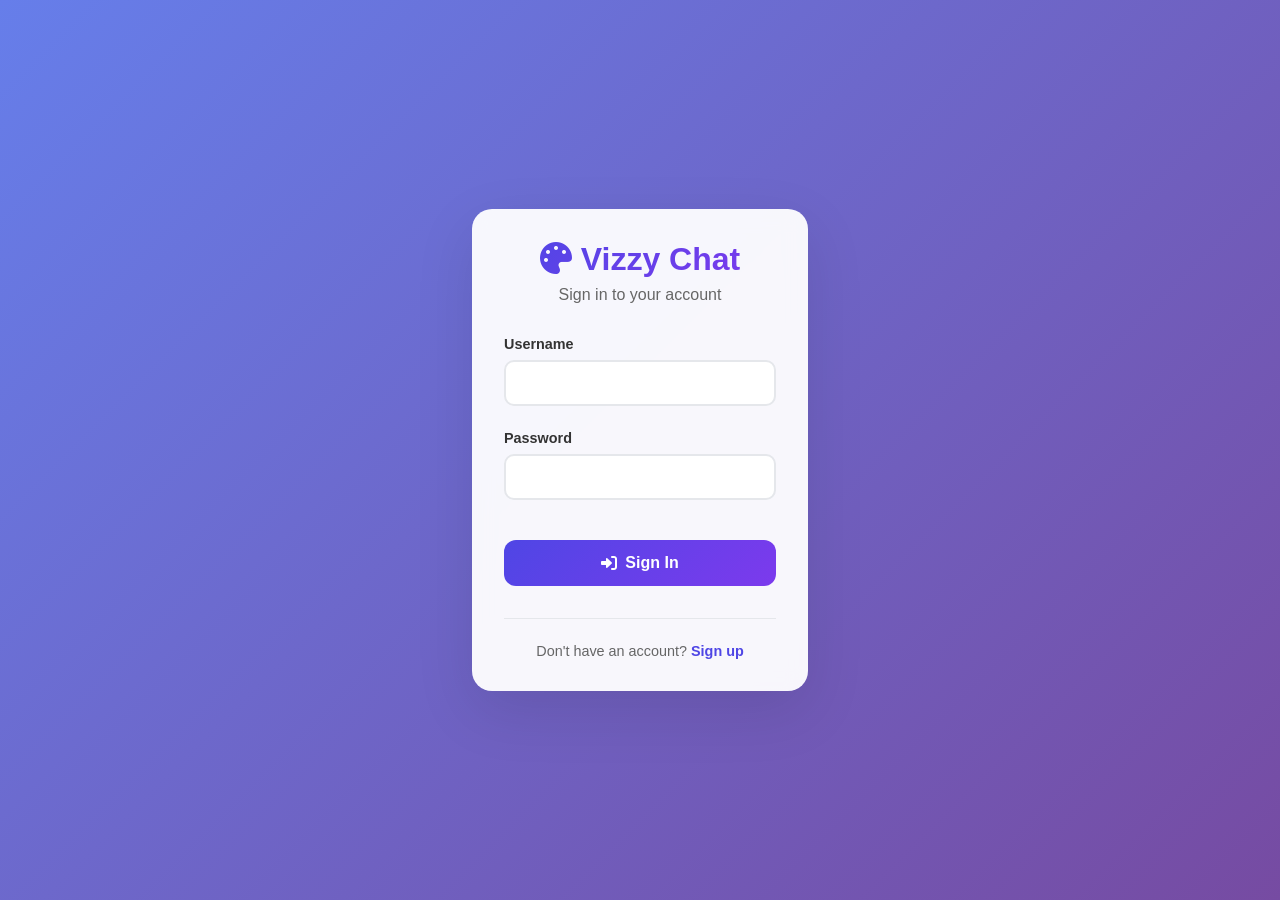
<file: templates/login.html>
<!DOCTYPE html>
<html lang="en">
<head>
    <meta charset="UTF-8">
    <meta name="viewport" content="width=device-width, initial-scale=1.0">
    <title>Login - Vizzy Chat</title>
    <link href="https://cdnjs.cloudflare.com/ajax/libs/font-awesome/6.0.0/css/all.min.css" rel="stylesheet">
    <link href="/static/auth.css" rel="stylesheet">
</head>
<body>
    <div class="auth-container">
        <div class="auth-card">
            <div class="auth-header">
                <h1><i class="fas fa-palette"></i> Vizzy Chat</h1>
                <p>Sign in to your account</p>
            </div>
            
            <form id="loginForm" class="auth-form">
                <div class="form-group">
                    <label for="username">Username</label>
                    <input type="text" id="username" name="username" required>
                </div>
                
                <div class="form-group">
                    <label for="password">Password</label>
                    <input type="password" id="password" name="password" required>
                </div>
                
                <button type="submit" class="auth-btn">
                    <i class="fas fa-sign-in-alt"></i>
                    Sign In
                </button>
            </form>
            
            <div class="auth-footer">
                <p>Don't have an account? <a href="/register">Sign up</a></p>
            </div>
        </div>
    </div>
    
    <div class="loading-overlay" id="loadingOverlay">
        <div class="loading-content">
            <div class="spinner"></div>
            <p>Signing you in...</p>
        </div>
    </div>

    <script src="/static/auth.js"></script>
</body>
</html>
</file>
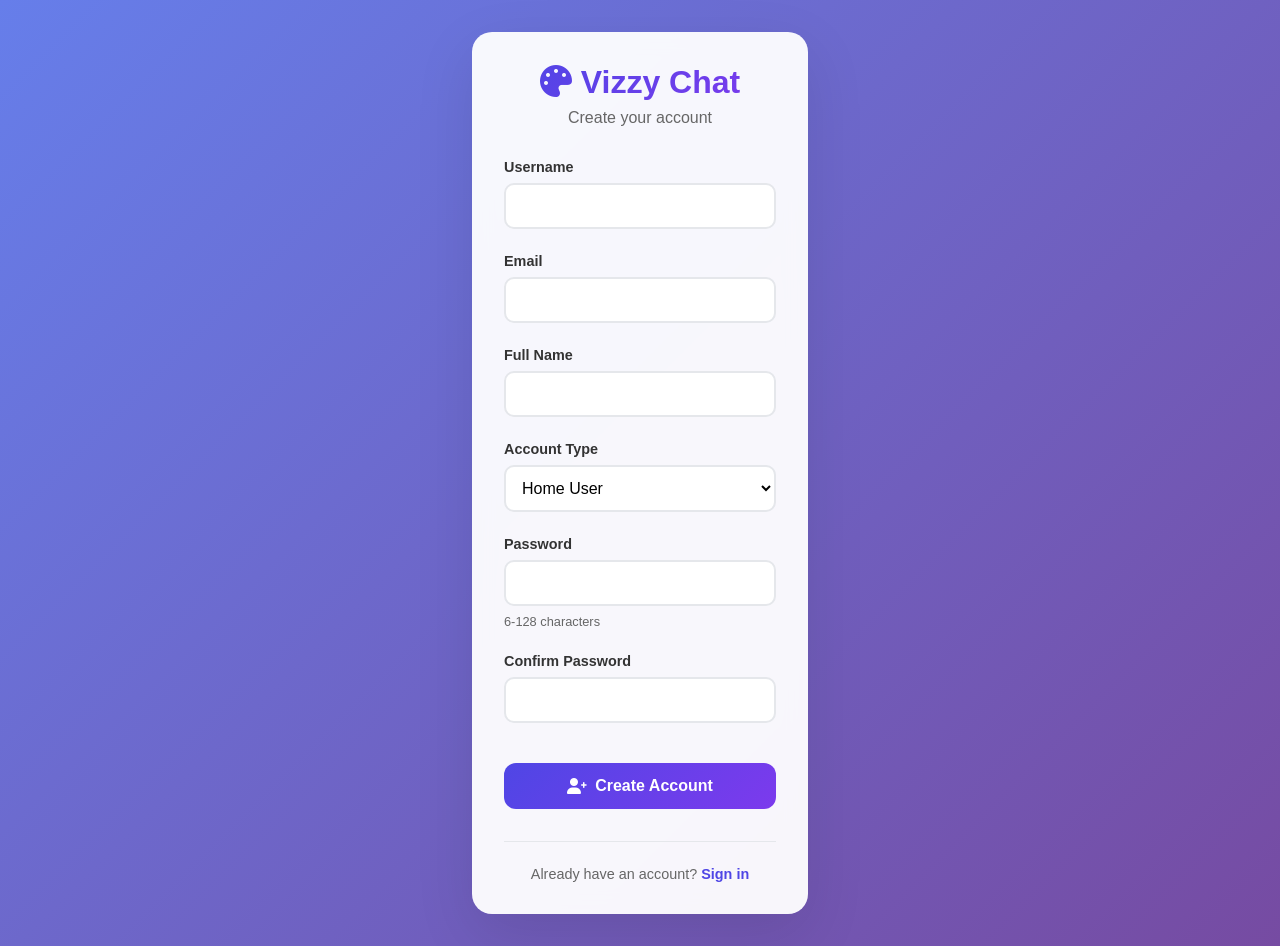
<file: templates/register.html>
<!DOCTYPE html>
<html lang="en">
<head>
    <meta charset="UTF-8">
    <meta name="viewport" content="width=device-width, initial-scale=1.0">
    <title>Register - Vizzy Chat</title>
    <link href="https://cdnjs.cloudflare.com/ajax/libs/font-awesome/6.0.0/css/all.min.css" rel="stylesheet">
    <link href="/static/auth.css" rel="stylesheet">
</head>
<body>
    <div class="auth-container">
        <div class="auth-card">
            <div class="auth-header">
                <h1><i class="fas fa-palette"></i> Vizzy Chat</h1>
                <p>Create your account</p>
            </div>
            
            <form id="registerForm" class="auth-form">
                <div class="form-group">
                    <label for="username">Username</label>
                    <input type="text" id="username" name="username" required minlength="3" maxlength="50">
                </div>
                
                <div class="form-group">
                    <label for="email">Email</label>
                    <input type="email" id="email" name="email" required>
                </div>
                
                <div class="form-group">
                    <label for="full_name">Full Name</label>
                    <input type="text" id="full_name" name="full_name" maxlength="100">
                </div>
                
                <div class="form-group">
                    <label for="user_type">Account Type</label>
                    <select id="user_type" name="user_type">
                        <option value="home">Home User</option>
                        <option value="business">Business User</option>
                    </select>
                </div>
                
                <div class="form-group">
                    <label for="password">Password</label>
                    <input type="password" id="password" name="password" required minlength="6" maxlength="128">
                    <small style="color: #666; font-size: 0.8rem;">6-128 characters</small>
                </div>
                
                <div class="form-group">
                    <label for="confirm_password">Confirm Password</label>
                    <input type="password" id="confirm_password" name="confirm_password" required minlength="6" maxlength="128">
                </div>
                
                <button type="submit" class="auth-btn">
                    <i class="fas fa-user-plus"></i>
                    Create Account
                </button>
            </form>
            
            <div class="auth-footer">
                <p>Already have an account? <a href="/login">Sign in</a></p>
            </div>
        </div>
    </div>
    
    <div class="loading-overlay" id="loadingOverlay">
        <div class="loading-content">
            <div class="spinner"></div>
            <p>Creating your account...</p>
        </div>
    </div>

    <script src="/static/auth.js"></script>
</body>
</html>
</file>
<file: static/auth.css>
/* Reset and Base Styles */
* {
    margin: 0;
    padding: 0;
    box-sizing: border-box;
}

body {
    font-family: -apple-system, BlinkMacSystemFont, 'Segoe UI', Roboto, sans-serif;
    background: linear-gradient(135deg, #667eea 0%, #764ba2 100%);
    min-height: 100vh;
    display: flex;
    align-items: center;
    justify-content: center;
    color: #333;
}

.auth-container {
    width: 100%;
    max-width: 400px;
    padding: 2rem;
}

.auth-card {
    background: rgba(255, 255, 255, 0.95);
    backdrop-filter: blur(10px);
    border-radius: 20px;
    padding: 2rem;
    box-shadow: 0 20px 60px rgba(0, 0, 0, 0.1);
}

.auth-header {
    text-align: center;
    margin-bottom: 2rem;
}

.auth-header h1 {
    font-size: 2rem;
    font-weight: 700;
    background: linear-gradient(135deg, #4f46e5, #7c3aed);
    -webkit-background-clip: text;
    -webkit-text-fill-color: transparent;
    background-clip: text;
    margin-bottom: 0.5rem;
}

.auth-header p {
    color: #666;
    font-size: 1rem;
}

.auth-form {
    display: flex;
    flex-direction: column;
    gap: 1.5rem;
}

.form-group {
    display: flex;
    flex-direction: column;
    gap: 0.5rem;
}

.form-group label {
    font-weight: 600;
    color: #333;
    font-size: 0.9rem;
}

.form-group input,
.form-group select {
    padding: 0.75rem;
    border: 2px solid #e5e7eb;
    border-radius: 10px;
    font-size: 1rem;
    transition: border-color 0.3s ease;
    background: white;
}

.form-group input:focus,
.form-group select:focus {
    outline: none;
    border-color: #4f46e5;
}

.auth-btn {
    background: linear-gradient(135deg, #4f46e5, #7c3aed);
    color: white;
    border: none;
    padding: 0.875rem 1.5rem;
    border-radius: 12px;
    font-size: 1rem;
    font-weight: 600;
    cursor: pointer;
    transition: all 0.3s ease;
    display: flex;
    align-items: center;
    justify-content: center;
    gap: 0.5rem;
    margin-top: 1rem;
}

.auth-btn:hover {
    transform: translateY(-2px);
    box-shadow: 0 8px 25px rgba(79, 70, 229, 0.3);
}

.auth-btn:disabled {
    opacity: 0.7;
    cursor: not-allowed;
    transform: none;
}

.auth-footer {
    text-align: center;
    margin-top: 2rem;
    padding-top: 1.5rem;
    border-top: 1px solid #e5e7eb;
}

.auth-footer p {
    color: #666;
    font-size: 0.9rem;
}

.auth-footer a {
    color: #4f46e5;
    text-decoration: none;
    font-weight: 600;
}

.auth-footer a:hover {
    text-decoration: underline;
}

/* Error Messages */
.error-message {
    background: #fef2f2;
    border: 1px solid #fecaca;
    color: #dc2626;
    padding: 0.75rem;
    border-radius: 8px;
    font-size: 0.9rem;
    margin-bottom: 1rem;
}

.success-message {
    background: #f0fdf4;
    border: 1px solid #bbf7d0;
    color: #16a34a;
    padding: 0.75rem;
    border-radius: 8px;
    font-size: 0.9rem;
    margin-bottom: 1rem;
}

/* Loading Overlay */
.loading-overlay {
    position: fixed;
    top: 0;
    left: 0;
    right: 0;
    bottom: 0;
    background: rgba(0, 0, 0, 0.7);
    display: none;
    align-items: center;
    justify-content: center;
    z-index: 1000;
}

.loading-content {
    background: white;
    padding: 2rem;
    border-radius: 15px;
    text-align: center;
    box-shadow: 0 10px 50px rgba(0, 0, 0, 0.3);
}

.spinner {
    width: 40px;
    height: 40px;
    border: 4px solid #e5e7eb;
    border-top: 4px solid #4f46e5;
    border-radius: 50%;
    animation: spin 1s linear infinite;
    margin: 0 auto 1rem;
}

@keyframes spin {
    0% { transform: rotate(0deg); }
    100% { transform: rotate(360deg); }
}

/* Responsive Design */
@media (max-width: 480px) {
    .auth-container {
        padding: 1rem;
    }
    
    .auth-card {
        padding: 1.5rem;
    }
    
    .auth-header h1 {
        font-size: 1.75rem;
    }
}
</file>
